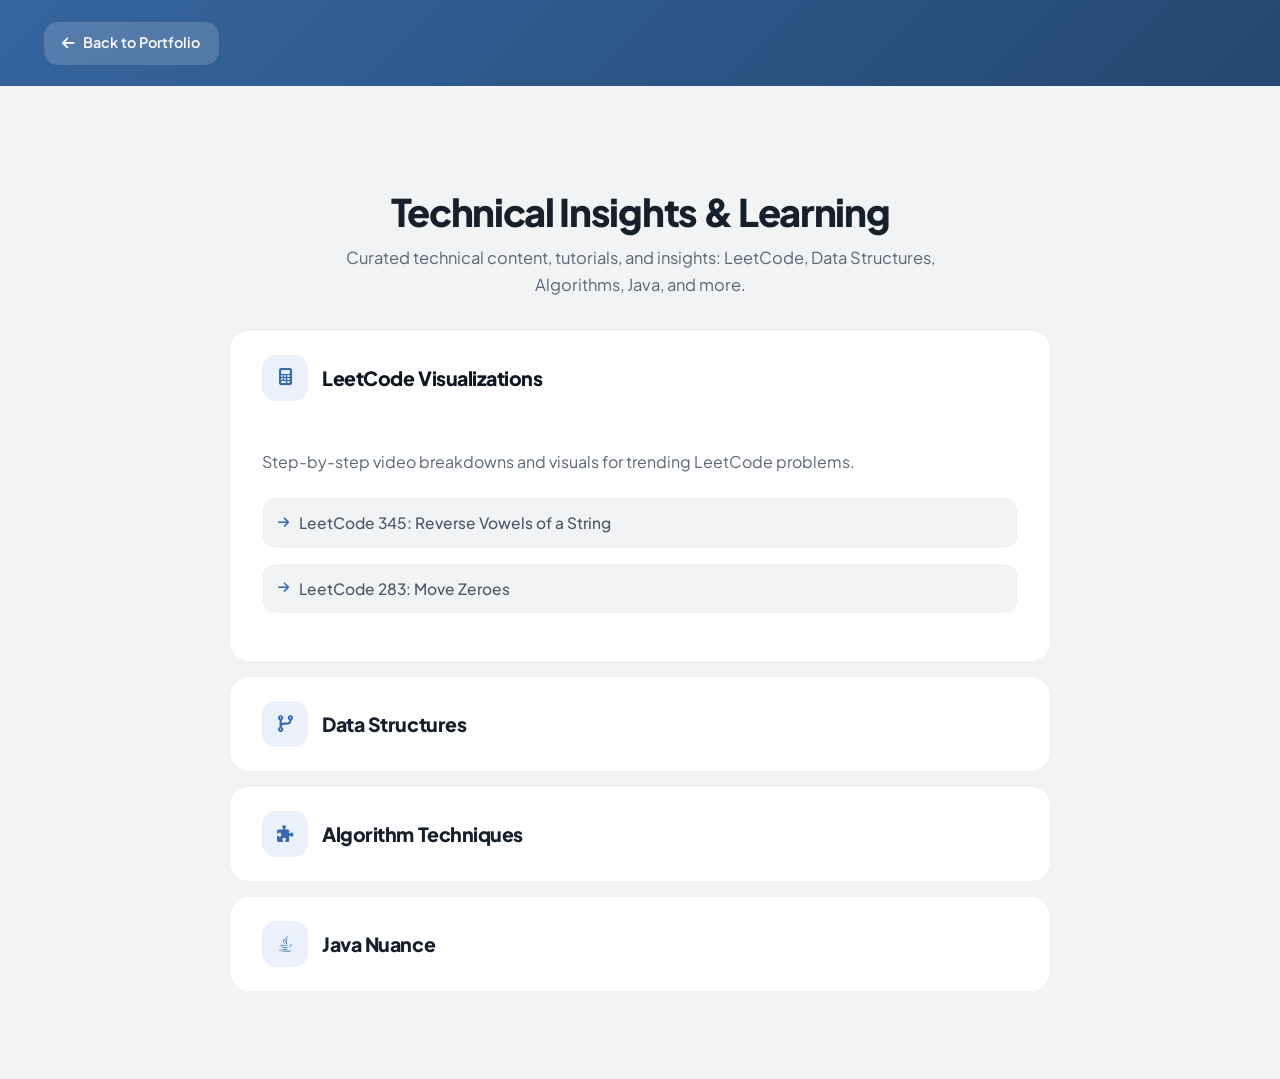
<file: src/insights.html>
<!DOCTYPE html>
<html lang="en">

<head>
    <meta charset="UTF-8" />
    <meta name="viewport" content="width=device-width, initial-scale=1" />
    <link rel="icon" type="image/png" href="../public/logo.png" />
    <title>Technical Insights & Learning | Nataraaj Shanmugam</title>
    <link rel="stylesheet" href="index.css">
    <link href="https://cdnjs.cloudflare.com/ajax/libs/font-awesome/6.4.0/css/all.min.css" rel="stylesheet">
    <link
        href="https://fonts.googleapis.com/css2?family=Plus+Jakarta+Sans:wght@400;500;600;700;800&family=JetBrains+Mono:wght@400;500;600&display=swap"
        rel="stylesheet">
    <style>
        body {
            background: var(--gray-50);
            font-family: var(--font-sans);
            font-size: 16px;
            -webkit-font-smoothing: antialiased;
        }

        h1, h2, h3 {
            font-family: var(--font-display);
            font-optical-sizing: auto;
        }

        /* Back button */
        .back-nav {
            background: linear-gradient(135deg, #35659F 0%, #24476F 100%);
            padding: 1.35rem 2.75rem;
        }

        .back-btn {
            display: inline-flex;
            align-items: center;
            gap: 0.5rem;
            background: rgba(255, 255, 255, 0.16);
            color: white !important;
            border: none;
            padding: 0.6rem 1.15rem;
            border-radius: var(--border-radius-lg);
            font-size: 0.9rem;
            font-weight: 600;
            text-decoration: none;
            transition: background 0.2s ease;
            font-family: var(--font-sans);
        }

        .back-btn:hover {
            background: rgba(255, 255, 255, 0.26);
        }

        .back-btn:hover i {
            transform: translateX(-3px);
        }

        .back-btn i {
            transition: transform 0.25s ease;
        }

        .accordion-section {
            max-width: 820px;
            margin: 1rem auto;
            border-radius: var(--border-radius-xl);
            border: none;
            background: #fff;
            box-shadow: none;
            overflow: hidden;
        }

        .accordion-header {
            cursor: pointer;
            padding: 1.5rem 2rem;
            font-size: 1.22rem;
            display: flex;
            align-items: center;
            font-weight: 800;
            letter-spacing: -0.025em;
            border-bottom: none;
            transition: background 0.2s;
        }

        .accordion-header i {
            margin-right: 0.9rem;
            font-size: 1.05rem;
            color: var(--blue-text);
            background: var(--blue-tint);
            width: 46px;
            height: 46px;
            border-radius: var(--border-radius-lg);
            display: inline-flex;
            align-items: center;
            justify-content: center;
            flex-shrink: 0;
        }

        .accordion-header.active {
            background: #fff;
            color: var(--gray-900);
        }

        .accordion-content {
            display: none;
            padding: 1.5rem 2rem 2rem;
        }

        .accordion-content ul {
            margin: 0;
            padding: 0;
            list-style: none;
        }

        .accordion-content li {
            margin: 0 0 1rem 0;
            padding: 0;
        }

        .accordion-content a {
            color: var(--text-mid) !important;
            text-decoration: none;
            font-size: 0.97rem;
            font-weight: 500;
            transition: background 0.2s;
            display: flex;
            align-items: center;
            gap: 0.6rem;
            padding: 0.75rem 1rem;
            border-radius: var(--border-radius-lg);
            background: var(--gray-100);
        }

        .accordion-content a i {
            color: var(--blue-text);
            font-size: 0.8rem;
        }

        .accordion-content a:hover {
            background: var(--blue-tint);
            color: var(--gray-800) !important;
        }

        .content-desc {
            color: var(--gray-600);
            margin-bottom: 1.5rem;
            font-size: 1rem;
            line-height: 1.6;
        }

        @media (max-width: 600px) {
            .accordion-section {
                margin: 1rem;
            }

            .accordion-header,
            .accordion-content {
                padding: 1rem 1.25rem;
            }
        }
    </style>
</head>

<body>
    <div class="back-nav">
        <a href="../index.html#learning" class="back-btn">
            <i class="fas fa-arrow-left"></i> Back to Portfolio
        </a>
    </div>

    <div class="container section" style="margin-top:2rem;">
        <h1 class="section-title" style="text-align:center;">Technical Insights & Learning</h1>
        <p class="section-subtitle" style="text-align:center; margin: 0 auto 2rem;">
            Curated technical content, tutorials, and insights: LeetCode, Data Structures, Algorithms, Java, and more.
        </p>
        <div id="accordionContainer"></div>
    </div>

    <script>
        Promise.all([
            fetch('../data/insights.json').then(r => r.json()),
            fetch('../data/insights-meta.json').then(r => r.json())
        ])
            .then(([insightsData, insightsMeta]) => {
                // Get section from URL parameter
                function getSectionFromURL() {
                    const params = new URLSearchParams(window.location.search);
                    return params.get('section');
                }

                // Render accordions
                function renderAccordion(insightsData, openSection) {
                    const container = document.getElementById('accordionContainer');
                    container.innerHTML = '';

                    Object.entries(insightsMeta).forEach(([section, meta]) => {
                        const posts = insightsData[section] || [];
                        const isOpen = section === openSection;
                        const postsList = posts.length
                            ? `<ul>${posts.map(post => `
                        <li>
                            <a href="${post.url}" target="_blank" rel="noopener">
                                <i class="fas fa-arrow-right"></i>
                                ${post.title}
                            </a>
                        </li>
                    `).join('')}</ul>`
                            : `<div style="color:var(--gray-500);">No content yet.</div>`;

                        container.innerHTML += `
                    <div class="accordion-section">
                        <div class="accordion-header${isOpen ? ' active' : ''}" data-section="${section}">
                            <i class="${meta.icon}"></i>${meta.title}
                        </div>
                        <div class="accordion-content" id="content-${section}" style="display:${isOpen ? 'block' : 'none'};">
                            <p class="content-desc">${meta.desc}</p>
                            ${postsList}
                        </div>
                    </div>
                `;
                    });

                    // Add click listeners
                    document.querySelectorAll('.accordion-header').forEach(header => {
                        header.onclick = () => {
                            document.querySelectorAll('.accordion-header').forEach(h => h.classList.remove('active'));
                            document.querySelectorAll('.accordion-content').forEach(c => c.style.display = 'none');
                            const section = header.getAttribute('data-section');
                            header.classList.add('active');
                            document.getElementById('content-' + section).style.display = 'block';
                            const newUrl = window.location.pathname + '?section=' + section;
                            window.history.replaceState({}, '', newUrl);
                        };
                    });
                }

                const openSection = getSectionFromURL() || Object.keys(insightsMeta)[0];
                renderAccordion(insightsData, openSection);
            })
            .catch(err => {
                document.getElementById('accordionContainer').innerHTML =
                    '<div style="color:var(--danger);text-align:center;padding:3rem;">Failed to load insights. Please try again.</div>';
                console.error('Error loading insights:', err);
            });
    </script>
</body>
</html>
</file>
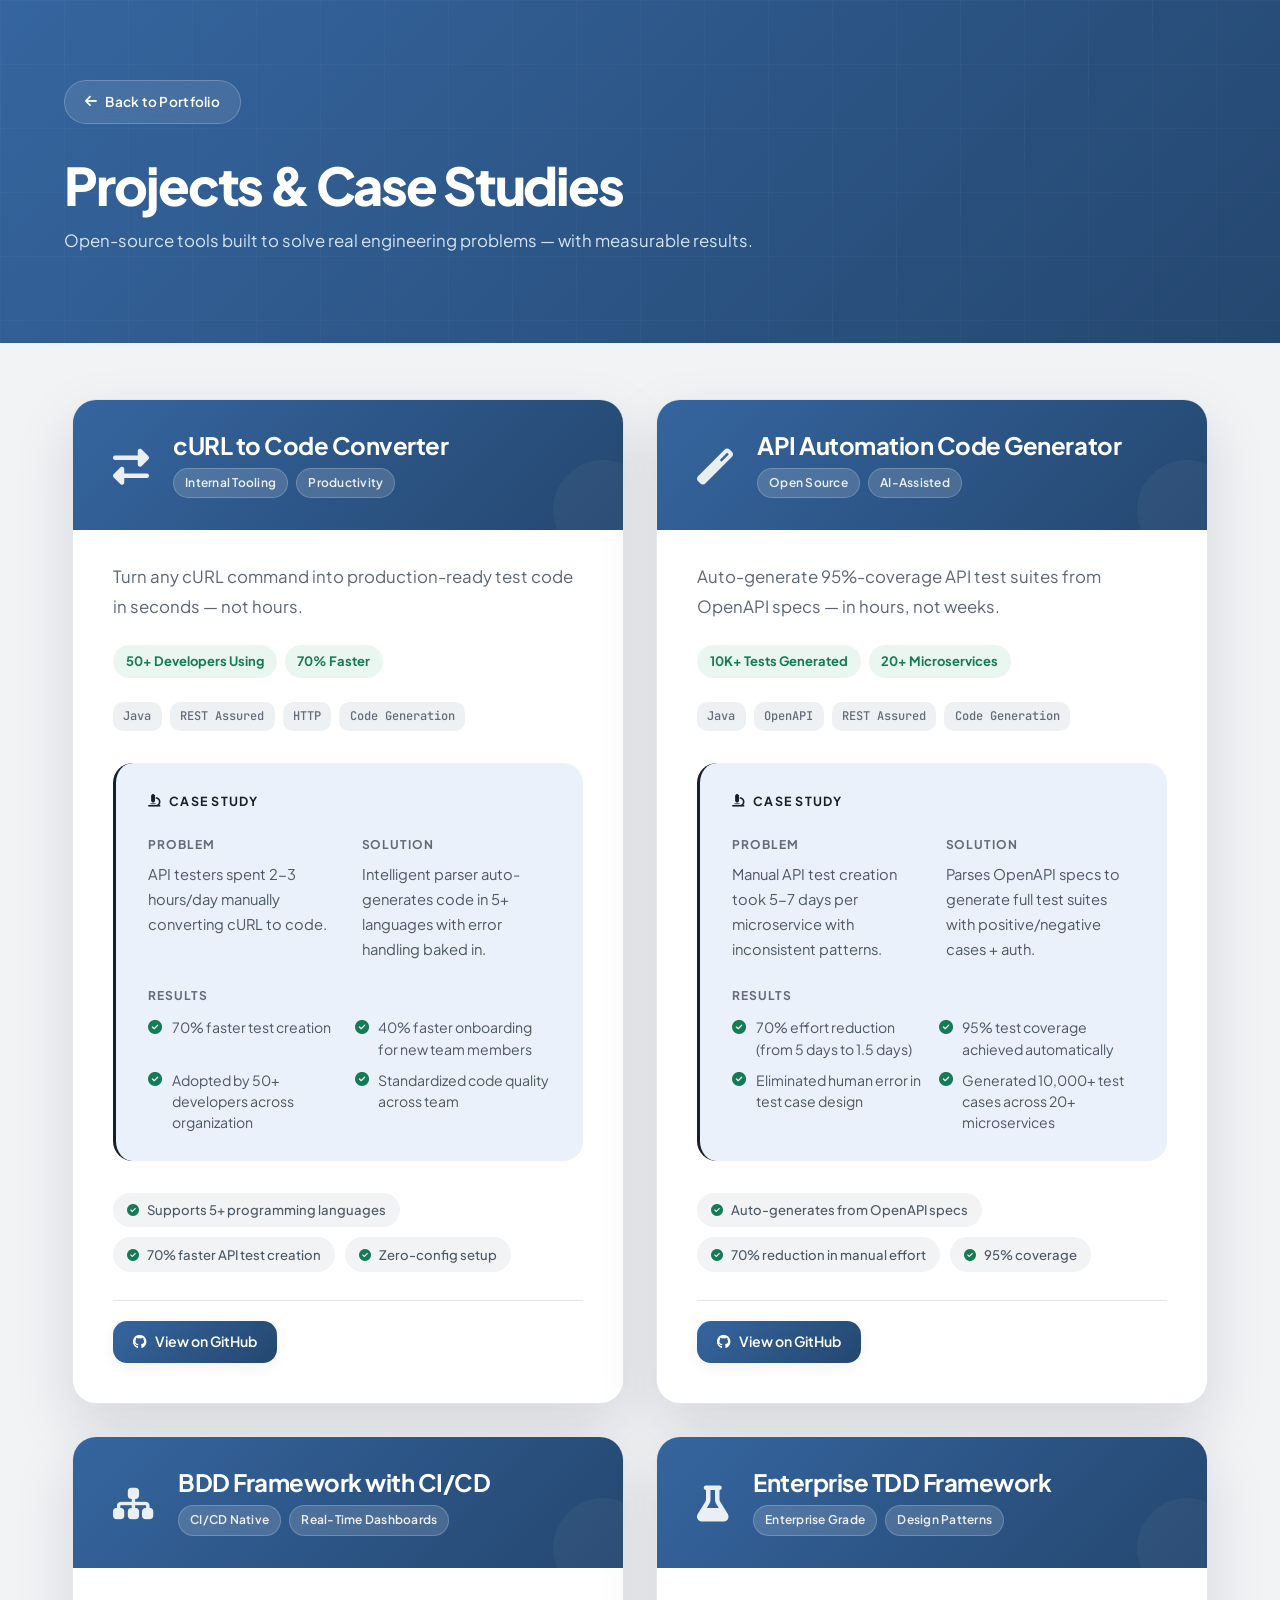
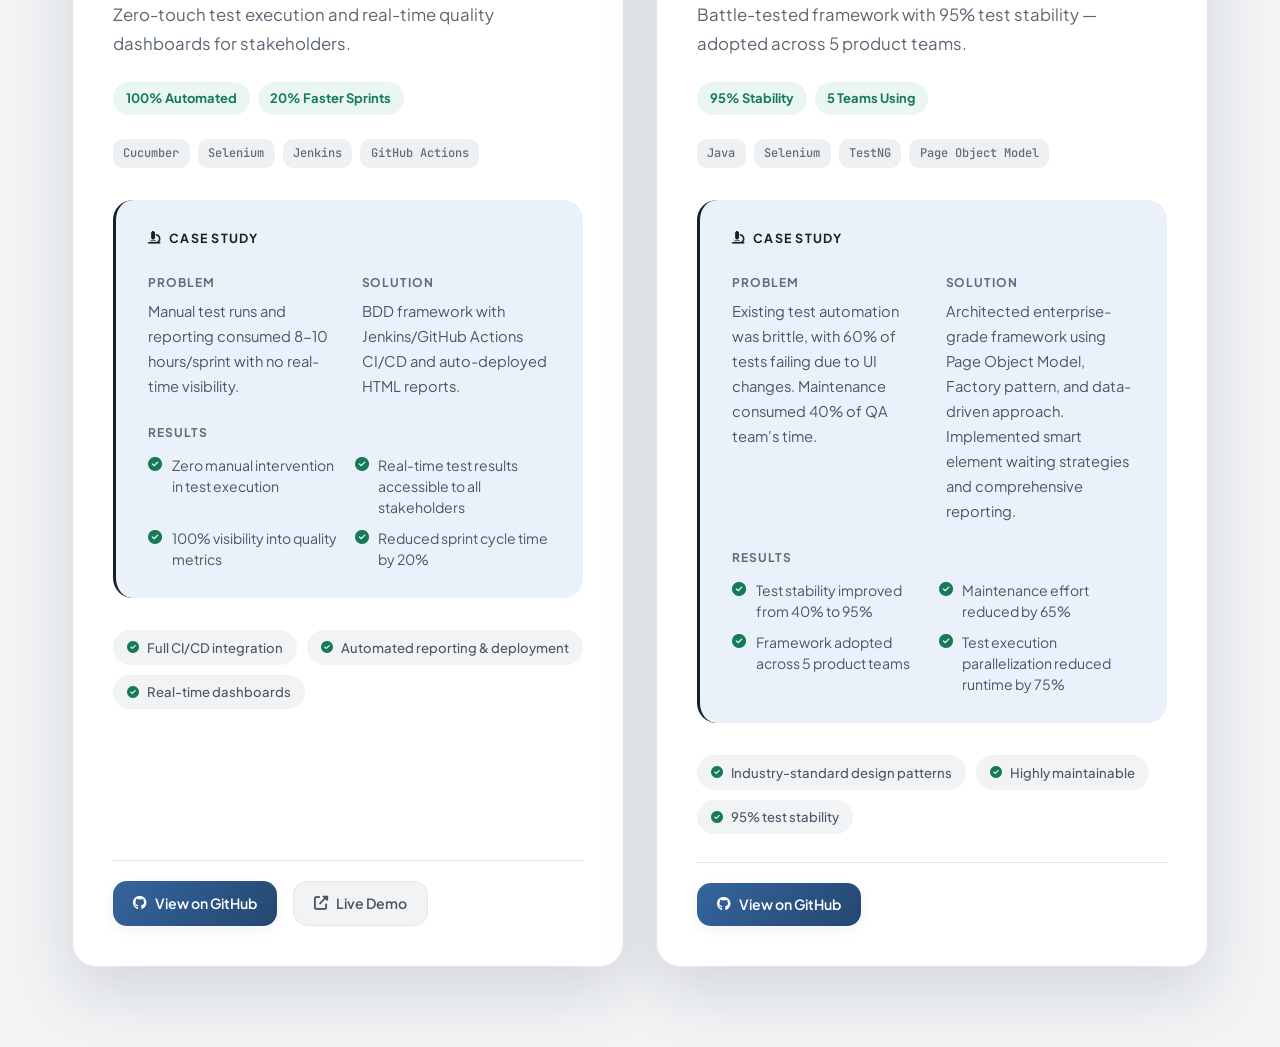
<file: src/projects.html>
<!DOCTYPE html>
<html lang="en">

<head>
    <meta charset="UTF-8" />
    <meta name="viewport" content="width=device-width, initial-scale=1" />
    <link rel="icon" type="image/png" href="../public/logo.png" />
    <title>Projects & Case Studies | Nataraaj Shanmugam</title>
    <meta name="description" content="Full case studies for Nataraaj Shanmugam's open-source QA automation tools — problems solved, solutions built, results delivered." />
    <link rel="stylesheet" href="index.css">
    <link href="https://cdnjs.cloudflare.com/ajax/libs/font-awesome/6.4.0/css/all.min.css" rel="stylesheet">
    <link
        href="https://fonts.googleapis.com/css2?family=Plus+Jakarta+Sans:wght@400;500;600;700;800&family=JetBrains+Mono:wght@400;500;600&display=swap"
        rel="stylesheet">
    <style>
        body {
            background: var(--gray-50);
            font-family: var(--font-sans);
            font-size: 16px;
            -webkit-font-smoothing: antialiased;
        }

        h1, h2, h3, h4 {
            font-family: var(--font-display);
            font-optical-sizing: auto;
        }

        /* Page header */
        .projects-page-hero {
            background: var(--gradient-tech);
            padding: 5rem 0 3.5rem;
            position: relative;
            overflow: hidden;
        }

        .projects-page-hero::after {
            content: '';
            position: absolute;
            inset: 0;
            background-image:
                linear-gradient(rgba(255,255,255,0.022) 1px, transparent 1px),
                linear-gradient(90deg, rgba(255,255,255,0.022) 1px, transparent 1px);
            background-size: 64px 64px;
            pointer-events: none;
        }

        .projects-page-hero .container {
            position: relative;
            z-index: 2;
        }

        .projects-page-hero h1 {
            font-size: clamp(2rem, 5vw, 3.25rem);
            font-weight: 800;
            color: white;
            letter-spacing: -0.04em;
            margin-bottom: 0.75rem;
        }

        .projects-page-hero p {
            color: var(--blue-paler);
            font-size: 1.05rem;
            margin-bottom: 2rem;
        }

        /* Back button in hero */
        .back-btn {
            display: inline-flex;
            align-items: center;
            gap: 0.5rem;
            background: rgba(255,255,255,0.1);
            color: white !important;
            border: 1px solid rgba(255,255,255,0.2);
            padding: 0.6rem 1.25rem;
            border-radius: 99px;
            font-size: 0.85rem;
            font-weight: 600;
            text-decoration: none;
            transition: background 0.2s ease, border-color 0.2s ease, transform 0.2s ease;
            backdrop-filter: blur(10px);
            font-family: var(--font-sans);
            letter-spacing: 0.02em;
            margin-bottom: 2rem;
        }

        .back-btn:hover {
            background: rgba(255,255,255,0.18);
            border-color: rgba(255,255,255,0.35);
            transform: translateY(-2px);
        }

        .back-btn:hover i {
            transform: translateX(-3px);
        }

        .back-btn i {
            transition: transform 0.25s ease;
        }

        /* Floating back button — appears when hero scrolls out */
        .back-btn-float {
            position: fixed;
            top: 1.25rem;
            left: 1.25rem;
            z-index: 999;
            display: inline-flex;
            align-items: center;
            gap: 0.5rem;
            background: var(--navy);
            color: white !important;
            border: 1px solid rgba(255,255,255,0.1);
            padding: 0.6rem 1.25rem;
            border-radius: 99px;
            font-size: 0.85rem;
            font-weight: 600;
            text-decoration: none;
            font-family: var(--font-sans);
            letter-spacing: 0.02em;
            box-shadow: 0 4px 20px rgba(27,43,75,0.28);
            opacity: 0;
            transform: translateY(-8px);
            pointer-events: none;
            transition: opacity 0.25s ease, transform 0.25s ease, background 0.2s ease;
        }

        .back-btn-float.visible {
            opacity: 1;
            transform: translateY(0);
            pointer-events: auto;
        }

        .back-btn-float:hover {
            background: var(--navy-mid);
            transform: translateY(-2px);
        }

        .back-btn-float i {
            transition: transform 0.25s ease;
        }

        .back-btn-float:hover i {
            transform: translateX(-3px);
        }

        /* Project tag chips */
        .proj-tag {
            display: inline-flex;
            align-items: center;
            padding: 0.28rem 0.7rem;
            background: rgba(255,255,255,0.15);
            color: rgba(255,255,255,0.9);
            border: 1px solid rgba(255,255,255,0.2);
            border-radius: 99px;
            font-size: 0.75rem;
            font-weight: 600;
            font-family: var(--font-sans);
            letter-spacing: 0.02em;
        }

        /* Full project cards — CSS Grid for equal-height rows */
        .projects-full-grid {
            display: grid;
            grid-template-columns: repeat(2, 1fr);
            gap: 2rem;
            max-width: 1200px;
            margin: 0 auto;
            padding: 3.5rem 2rem 5rem;
        }

        .project-full-card {
            background: white;
            border-radius: var(--border-radius-2xl);
            box-shadow: var(--shadow-xl);
            border: 1px solid var(--gray-200);
            overflow: hidden;
            transition: box-shadow 0.35s ease, transform 0.35s ease;
            display: flex;
            flex-direction: column;
        }

        .project-full-card:hover {
            box-shadow: var(--shadow-2xl);
            transform: translateY(-4px);
        }

        .project-full-header {
            background: var(--gradient-tech);
            padding: 2rem 2.5rem;
            display: flex;
            align-items: center;
            gap: 1.5rem;
            position: relative;
            overflow: hidden;
        }

        .project-full-header::after {
            content: '';
            position: absolute;
            bottom: -30px;
            right: -30px;
            width: 100px;
            height: 100px;
            border-radius: 50%;
            background: rgba(255,255,255,0.04);
            pointer-events: none;
        }

        .project-full-icon {
            font-size: 2.25rem;
            color: white;
            opacity: 0.9;
            flex-shrink: 0;
        }

        .project-full-header-text {
            flex: 1;
        }

        .project-full-title {
            font-size: 1.5rem;
            font-weight: 700;
            color: white;
            letter-spacing: -0.02em;
            margin-bottom: 0.5rem;
        }

        .project-full-tags {
            display: flex;
            flex-wrap: wrap;
            gap: 0.5rem;
        }

        .project-full-body {
            padding: 2rem 2.5rem 2.5rem;
            flex: 1;
            display: flex;
            flex-direction: column;
        }

        .project-full-desc {
            font-size: 1.05rem;
            color: var(--gray-600);
            line-height: 1.75;
            margin-bottom: 1.5rem;
        }

        .project-full-metrics {
            display: flex;
            flex-wrap: wrap;
            gap: 0.5rem;
            margin-bottom: 1.5rem;
        }

        .project-full-tech {
            display: flex;
            flex-wrap: wrap;
            gap: 0.5rem;
            margin-bottom: 2rem;
        }

        /* Case study block */
        .case-study-full {
            background: var(--primary-50);
            border-radius: var(--border-radius-xl);
            padding: 1.75rem 2rem;
            margin-bottom: 2rem;
            border-left: 3px solid var(--primary);
        }

        .case-study-full-title {
            font-size: 0.78rem;
            font-weight: 700;
            color: var(--primary);
            text-transform: uppercase;
            letter-spacing: 0.1em;
            margin-bottom: 1.5rem;
            font-family: var(--font-sans);
            display: flex;
            align-items: center;
            gap: 0.5rem;
        }

        .case-study-row {
            display: grid;
            grid-template-columns: 1fr 1fr;
            gap: 1.5rem;
            margin-bottom: 1.5rem;
        }

        .case-study-block strong {
            display: block;
            font-size: 0.75rem;
            font-weight: 700;
            color: var(--gray-500);
            text-transform: uppercase;
            letter-spacing: 0.08em;
            margin-bottom: 0.4rem;
            font-family: var(--font-sans);
        }

        .case-study-block p {
            font-size: 0.92rem;
            color: var(--gray-700);
            line-height: 1.7;
        }

        .case-study-results-grid {
            list-style: none;
            padding: 0;
            display: grid;
            grid-template-columns: 1fr 1fr;
            gap: 0.625rem;
        }

        .case-study-results-grid li {
            display: flex;
            align-items: flex-start;
            gap: 0.6rem;
            font-size: 0.88rem;
            color: var(--gray-700);
            line-height: 1.5;
        }

        .case-study-results-grid li i {
            color: var(--success);
            margin-top: 0.15em;
            flex-shrink: 0;
        }

        /* Highlights */
        .project-highlights-row {
            display: flex;
            flex-wrap: wrap;
            gap: 0.625rem;
            margin-bottom: 1.75rem;
        }

        .highlight-pill {
            display: inline-flex;
            align-items: center;
            gap: 0.5rem;
            padding: 0.4rem 0.875rem;
            background: var(--gray-100);
            border-radius: 99px;
            font-size: 0.82rem;
            font-weight: 500;
            color: var(--gray-700);
            font-family: var(--font-sans);
        }

        .highlight-pill i {
            color: var(--success);
            font-size: 0.75rem;
        }

        /* Footer links */
        .project-full-links {
            display: flex;
            gap: 1rem;
            flex-wrap: wrap;
            padding-top: 1.25rem;
            border-top: 1px solid var(--gray-200);
            margin-top: auto;
        }

        .project-full-link {
            display: inline-flex;
            align-items: center;
            gap: 0.5rem;
            padding: 0.6rem 1.25rem;
            border-radius: var(--border-radius-lg);
            font-size: 0.88rem;
            font-weight: 600;
            text-decoration: none;
            transition: all 0.25s ease;
            font-family: var(--font-sans);
        }

        .project-full-link-primary {
            background: var(--gradient-tech);
            color: white;
            box-shadow: var(--shadow-md);
        }

        .project-full-link-primary:hover {
            transform: translateY(-2px);
            box-shadow: var(--shadow-blue);
        }

        .project-full-link-secondary {
            background: var(--gray-100);
            color: var(--gray-700);
            border: 1px solid var(--gray-200);
        }

        .project-full-link-secondary:hover {
            background: var(--gray-200);
            transform: translateY(-2px);
        }

        /* Loading / error */
        .projects-loading {
            text-align: center;
            padding: 4rem 2rem;
            color: var(--gray-500);
            font-size: 1rem;
        }

        /* Responsive */
        @media (max-width: 768px) {
            .projects-full-grid {
                grid-template-columns: 1fr;
            }
        }

        @media (max-width: 640px) {
            .projects-full-grid {
                padding: 2rem 1rem 4rem;
            }

            .project-full-header {
                flex-direction: column;
                align-items: flex-start;
                gap: 1rem;
                padding: 1.5rem;
            }

            .project-full-body {
                padding: 1.5rem;
            }

            .case-study-row,
            .case-study-results-grid {
                grid-template-columns: 1fr;
            }

            .case-study-full {
                padding: 1.25rem;
            }
        }
    </style>
</head>

<body>

    <div class="projects-page-hero">
        <div class="container">
            <a href="../index.html#projects" class="back-btn">
                <i class="fas fa-arrow-left"></i> Back to Portfolio
            </a>
            <h1>Projects & Case Studies</h1>
            <p>Open-source tools built to solve real engineering problems — with measurable results.</p>
        </div>
    </div>

    <a href="../index.html#projects" class="back-btn-float" id="backBtnFloat">
        <i class="fas fa-arrow-left"></i> Back to Portfolio
    </a>

    <div id="projectsContainer">
        <div class="projects-loading">
            <i class="fas fa-spinner fa-spin" style="font-size:1.5rem; color: var(--primary); margin-bottom: 1rem; display: block;"></i>
            Loading projects...
        </div>
    </div>

    <script>
        // Show floating back btn when hero scrolls out of view
        const hero = document.querySelector('.projects-page-hero');
        const floatBtn = document.getElementById('backBtnFloat');
        new IntersectionObserver(([entry]) => {
            floatBtn.classList.toggle('visible', !entry.isIntersecting);
        }, { threshold: 0 }).observe(hero);

        fetch('../data/projects.json')
            .then(r => r.json())
            .then(projects => {
                const container = document.getElementById('projectsContainer');

                const cardsHTML = projects.map(project => {
                    const tagsHTML = project.tags
                        ? project.tags.map(tag => `<span class="proj-tag">${tag}</span>`).join('')
                        : '';

                    const metricsHTML = project.metrics
                        ? project.metrics.map(m => `<span class="metric-chip">${m}</span>`).join('')
                        : '';

                    const techHTML = project.techStack
                        .map(t => `<span class="tech-tag">${t}</span>`).join('');

                    const caseStudyHTML = project.caseStudy ? `
                        <div class="case-study-full">
                            <div class="case-study-full-title">
                                <i class="fas fa-microscope"></i> Case Study
                            </div>
                            <div class="case-study-row">
                                <div class="case-study-block">
                                    <strong>Problem</strong>
                                    <p>${project.caseStudy.problem}</p>
                                </div>
                                <div class="case-study-block">
                                    <strong>Solution</strong>
                                    <p>${project.caseStudy.solution}</p>
                                </div>
                            </div>
                            <div>
                                <strong style="display:block; font-size:0.75rem; font-weight:700; color:var(--gray-500); text-transform:uppercase; letter-spacing:0.08em; margin-bottom:0.75rem; font-family:var(--font-sans);">Results</strong>
                                <ul class="case-study-results-grid">
                                    ${project.caseStudy.results.map(r => `
                                        <li><i class="fas fa-check-circle"></i> ${r}</li>
                                    `).join('')}
                                </ul>
                            </div>
                        </div>` : '';

                    const highlightsHTML = project.highlights ? `
                        <div class="project-highlights-row">
                            ${project.highlights.map(h => `
                                <span class="highlight-pill">
                                    <i class="fas fa-check-circle"></i> ${h}
                                </span>`).join('')}
                        </div>` : '';

                    const linksHTML = `
                        <div class="project-full-links">
                            <a href="${project.github}" class="project-full-link project-full-link-primary" target="_blank" rel="noopener">
                                <i class="fab fa-github"></i> View on GitHub
                            </a>
                            ${project.demo ? `
                            <a href="${project.demo}" class="project-full-link project-full-link-secondary" target="_blank" rel="noopener">
                                <i class="fas fa-external-link-alt"></i> Live Demo
                            </a>` : ''}
                        </div>`;

                    return `
                        <div class="project-full-card">
                            <div class="project-full-header">
                                <div class="project-full-icon"><i class="${project.icon}"></i></div>
                                <div class="project-full-header-text">
                                    <h2 class="project-full-title">${project.title}</h2>
                                    <div class="project-full-tags">${tagsHTML}</div>
                                </div>
                            </div>
                            <div class="project-full-body">
                                <p class="project-full-desc">${project.description}</p>
                                ${metricsHTML ? `<div class="project-full-metrics">${metricsHTML}</div>` : ''}
                                <div class="project-full-tech">${techHTML}</div>
                                ${caseStudyHTML}
                                ${highlightsHTML}
                                ${linksHTML}
                            </div>
                        </div>`;
                }).join('');

                container.innerHTML = `<div class="projects-full-grid">${cardsHTML}</div>`;
            })
            .catch(err => {
                document.getElementById('projectsContainer').innerHTML = `
                    <div class="projects-loading" style="color: var(--danger);">
                        <i class="fas fa-exclamation-triangle" style="font-size:1.5rem; display:block; margin-bottom:1rem;"></i>
                        Failed to load projects. Please try again.
                    </div>`;
                console.error('Error loading projects:', err);
            });
    </script>
</body>
</html>
</file>
<file: src/index.css>
/* ═══════════════════════════════════════════════════════
   NATARAAJ SHANMUGAM — PORTFOLIO DESIGN SYSTEM
   "Approachable" — soft grey canvas, borderless white cards,
   steel-blue accent, generous radii.
   ═══════════════════════════════════════════════════════ */

/* ── TOKENS ───────────────────────────────────────────── */
:root {
  /* Canvas & surfaces */
  --bg:          #F1F3F5;   /* page canvas — cards sit on this */
  --bg-alt:      #FFFFFF;   /* alternating band                */
  --surface:     #FFFFFF;   /* card                            */
  --chip:        #EEF1F4;   /* neutral chip fill               */
  --border:      #E3E7EB;   /* used sparingly — bands only     */
  --border-soft: #EDF0F3;

  /* Brand blue */
  --blue:        #3B6FB6;   /* fills: buttons, icons, accents  */
  --blue-text:   #376AAF;   /* blue TEXT on light backgrounds  */
  --blue-deep:   #2F5B96;   /* filled stat card                */
  --blue-tint:   #EAF1FA;   /* tinted chip / icon square       */
  --blue-pale:   #C9DCF2;   /* text on blue surfaces           */
  --blue-paler:  #D6E6F8;

  /* Success green — reserved for outcomes & availability */
  --green:       #157A55;
  --green-tint:  #EAF6F0;
  --green-dot:   #1BA476;

  /* Text */
  --text:        #16202B;
  --text-body:   #4A5866;
  --text-sec:    #5A6673;
  --text-mut:    #626C79;  /* AA on white and on --chip  */
  --text-faint:  #646E7B;  /* AA on white and on the grey canvas */

  /* Shadows — almost none; the grey canvas does the work */
  --sh-sm:  0 1px 2px rgba(22,32,43,.04);
  --sh-md:  0 4px 14px rgba(22,32,43,.06);
  --sh-lg:  0 12px 30px rgba(22,32,43,.09);
  --sh-xl:  0 24px 60px rgba(22,32,43,.13);
  --sh-blue: 0 6px 18px rgba(59,111,182,.26);

  /* Radii — generous and friendly */
  --r:      10px;
  --r-lg:   14px;
  --r-xl:   20px;
  --r-2xl:  24px;
  --r-3xl:  28px;
  --r-pill: 99px;

  /* Typography */
  --font-display: 'Plus Jakarta Sans', system-ui, sans-serif;
  --font-body:    'Plus Jakarta Sans', system-ui, sans-serif;
  --font-mono:    'JetBrains Mono', ui-monospace, monospace;

  /* Legacy aliases — keep sub-pages working */
  --navy:           #16202B;
  --navy-mid:       #3B6FB6;
  --navy-light:     #5A6673;
  --navy-50:        #EAF1FA;
  --navy-100:       #D6E6F8;
  --amber:          #157A55;
  --amber-light:    #1BA476;
  --amber-bg:       #EAF6F0;
  --signal:         #1BA476;
  --signal-deep:    #157A55;
  --signal-bg:      #EAF6F0;
  --blue-dark:      #2F5B96;
  --blue-light:     #7FA9DC;
  --blue-bg:        #EAF1FA;
  --text-mid:       #4A5866;
  --text-muted:     #5A6673;
  --primary:        #16202B;
  --primary-dark:   #0E1620;
  --primary-light:  #5A6673;
  --accent:         #3B6FB6;
  --accent-dark:    #2F5B96;
  --gray-50:        #F1F3F5;
  --gray-100:       #F1F3F5;
  --gray-200:       #E3E7EB;
  --gray-300:       #D3D9DF;
  --gray-400:       #646E7B;
  --gray-500:       #626C79;
  --gray-600:       #5A6673;
  --gray-700:       #4A5866;
  --gray-800:       #16202B;
  --gray-900:       #0E1620;
  --danger:         #C2352E;
  --success:        #157A55;
  --text-primary:   #16202B;
  --text-secondary: #5A6673;
  --shadow-sm:      0 1px 2px rgba(22,32,43,.04);
  --shadow-md:      0 4px 14px rgba(22,32,43,.06);
  --shadow-lg:      0 12px 30px rgba(22,32,43,.09);
  --border-radius:     10px;
  --border-radius-lg:  14px;
  --border-radius-xl:  20px;
  --border-radius-2xl: 24px;
  --primary-50:        #EAF1FA;
  --shadow-xl:         0 24px 60px rgba(22,32,43,.13);
  --shadow-2xl:        0 32px 72px rgba(22,32,43,.16);
  --shadow-blue:       0 6px 18px rgba(59,111,182,.26);
  --font-sans:        'Plus Jakarta Sans', system-ui, sans-serif;
  --gradient-tech:    linear-gradient(135deg, #35659F 0%, #24476F 100%);
}

/* ── RESET ────────────────────────────────────────────── */
*, *::before, *::after { margin: 0; padding: 0; box-sizing: border-box; }
html { scroll-behavior: smooth; scroll-padding-top: 80px; }
body {
  font-family: var(--font-body);
  background: var(--bg);
  color: var(--text);
  -webkit-font-smoothing: antialiased;
  -moz-osx-font-smoothing: grayscale;
  overflow-x: hidden;
  font-size: 16px;
  line-height: 1.65;
}
h1, h2, h3, h4, h5, h6 {
  font-family: var(--font-display);
  font-weight: 800;
  letter-spacing: -.035em;
  line-height: 1.15;
}
a { color: inherit; text-decoration: none; }
img { display: block; max-width: 100%; }
::-webkit-scrollbar { width: 6px; }
::-webkit-scrollbar-track { background: var(--bg); }
::-webkit-scrollbar-thumb { background: #CFD6DD; border-radius: 3px; }

/* ── SKIP LINK & FOCUS ────────────────────────────────── */
.skip-link {
  position: absolute; top: -100px; left: 0;
  background: var(--blue); color: #fff;
  padding: .75rem 1.5rem; border-radius: 0 0 var(--r) 0;
  z-index: 10000; font-weight: 700;
}
.skip-link:focus { top: 0; }
*:focus-visible { outline: 2px solid var(--blue); outline-offset: 3px; border-radius: 4px; }

/* ── LAYOUT ───────────────────────────────────────────── */
.container { max-width: 1240px; margin: 0 auto; padding: 0 2.75rem; }
.section { padding: 4.5rem 0; }
/* Cards are white, so every section stays on the grey canvas —
   the only white band on the page is the metrics strip. */
.section--alt { background: transparent; }
.text-center { text-align: center; }
.mb-2rem { margin-bottom: 2rem; }

/* ── NAV ──────────────────────────────────────────────── */
.nav, .navbar {
  position: fixed; top: 0; left: 0; right: 0; z-index: 200;
  background: rgba(255,255,255,.92);
  backdrop-filter: blur(16px); -webkit-backdrop-filter: blur(16px);
  border-bottom: 1px solid var(--border);
  transition: box-shadow .3s;
}
.nav.scrolled, .navbar.scrolled { box-shadow: 0 2px 14px rgba(22,32,43,.06); }
.nav-inner, .nav-content {
  display: flex; align-items: center; justify-content: space-between;
  padding: 1.05rem 2.75rem; max-width: 1240px; margin: 0 auto; gap: 1.5rem;
}
.nav-brand, .nav-logo {
  font-family: var(--font-display); font-weight: 800;
  font-size: .97rem; color: var(--text); letter-spacing: -.02em;
  white-space: nowrap;
}
.nav-logo img { display: none; }
.nav-links, .nav-menu { display: flex; gap: 1.6rem; list-style: none; align-items: center; }
.nav-link {
  font-size: .9rem; font-weight: 500; color: var(--text-sec);
  transition: color .2s; white-space: nowrap;
}
.nav-link:hover { color: var(--blue-text); }
.nav-link.active { color: var(--text); font-weight: 600; }
.nav-cta, .resume-link {
  display: inline-flex !important; align-items: center; gap: .5rem;
  background: var(--blue) !important; color: #fff !important;
  padding: .62rem 1.15rem !important; border-radius: var(--r);
  font-weight: 700 !important; font-size: .875rem !important;
  transition: background .2s, transform .2s !important;
  box-shadow: var(--sh-blue);
}
.nav-cta:hover, .resume-link:hover { background: var(--blue-deep) !important; transform: translateY(-1px); }
.nav-toggle {
  display: none; background: none; border: none; cursor: pointer;
  padding: .5rem; flex-direction: column; gap: 5px;
}
.nav-toggle span { display: block; width: 22px; height: 2px; background: var(--text); border-radius: 2px; transition: all .3s; }
.nav-toggle.active span:nth-child(1) { transform: rotate(45deg) translate(5px, 5px); }
.nav-toggle.active span:nth-child(2) { opacity: 0; }
.nav-toggle.active span:nth-child(3) { transform: rotate(-45deg) translate(5px, -5px); }

/* ── HERO ─────────────────────────────────────────────── */
.hero { padding: 7.5rem 0 0; background: var(--bg); }
.hero-shape { display: none; }
/* Full-width white card — no portrait */
.hero-grid {
  background: var(--surface);
  border-radius: var(--r-3xl);
  padding: 3.75rem 3.5rem;
  max-width: 880px;
}
.hero-available {
  display: inline-flex; align-items: center; gap: .55rem;
  background: var(--green-tint); border-radius: var(--r-pill);
  padding: .44rem .95rem; margin-bottom: 1.5rem;
}
.hero-available-dot {
  width: 7px; height: 7px; border-radius: 50%;
  background: var(--green-dot); flex-shrink: 0;
  animation: pulse 2.4s ease-in-out infinite;
}
@keyframes pulse { 0%,100% { opacity: 1; transform: scale(1); } 50% { opacity: .4; transform: scale(.82); } }
.hero-available-text {
  font-size: .845rem; font-weight: 600; color: var(--green);
  letter-spacing: 0; text-transform: none;
}
.hero-role {
  font-size: .94rem; font-weight: 700; color: var(--blue-text);
  letter-spacing: .01em; text-transform: none; margin-bottom: .65rem;
}
.hero-name {
  font-size: clamp(2.5rem, 5.2vw, 3.5rem);
  font-weight: 800; color: var(--text);
  letter-spacing: -.04em; line-height: 1.05; margin-bottom: 1.25rem;
}
.hero-name br { display: none; }
.hero-name em { font-style: normal; color: var(--text); }
.hero-desc {
  font-size: 1.09rem; line-height: 1.7; color: var(--text-body);
  max-width: 620px; margin-bottom: 1.9rem; text-wrap: pretty;
}
.hero-desc strong { color: var(--text); font-weight: 700; }

/* ── BUTTONS ──────────────────────────────────────────── */
.hero-cta { display: flex; gap: .75rem; flex-wrap: wrap; }
.btn {
  display: inline-flex; align-items: center; gap: .55rem;
  padding: .875rem 1.5rem; border-radius: var(--r-lg);
  font-family: var(--font-body); font-weight: 700; font-size: .94rem;
  border: none; cursor: pointer;
  transition: background .2s, transform .2s, box-shadow .2s, color .2s;
  position: relative; overflow: hidden;
}
.btn-primary { background: var(--blue); color: #fff; box-shadow: var(--sh-blue); }
.btn-primary:hover { background: var(--blue-deep); transform: translateY(-2px); }
.btn-secondary { background: var(--bg); color: var(--text); }
.btn-secondary:hover { background: var(--chip); transform: translateY(-2px); }
.btn-ghost { background: var(--bg); color: var(--text); }
.btn-ghost:hover { background: var(--chip); transform: translateY(-2px); }
/* inside a white card, the quiet buttons need the grey fill */
.hero-grid .btn-secondary,
.hero-grid .btn-ghost { background: var(--bg); }
.ripple {
  position: absolute; border-radius: 50%; pointer-events: none;
  background: rgba(255,255,255,.3); transform: scale(0);
  animation: ripple-effect .6s linear;
}
.btn-secondary .ripple, .btn-ghost .ripple { background: rgba(22,32,43,.1); }
@keyframes ripple-effect { to { transform: scale(4); opacity: 0; } }

/* ── HERO BADGES ──────────────────────────────────────── */
.hero-badges, .hero-impact { display: none; }
.badge, .pillar {
  font-family: var(--font-body);
  font-size: .845rem; font-weight: 600; letter-spacing: 0; text-transform: none;
  padding: .56rem 1rem; border-radius: var(--r-pill);
  background: var(--surface); color: var(--text-sec); border: none;
  transition: background .2s, color .2s, transform .2s;
}
.badge:hover, .pillar:hover { background: var(--blue); color: #fff; transform: translateY(-2px); }
.badge.hot, .pillar.highlight { background: var(--blue-tint); color: var(--blue-text); font-weight: 700; }
.badge.hot:hover, .pillar.highlight:hover { background: var(--blue); color: #fff; }

/* ── HERO STAT CARDS (impact) ─────────────────────────── */
.hero-impact { background: none; padding: 0; box-shadow: none; margin-top: 1.5rem; }
.impact-label { display: none; }
.impact-items {
  display: grid; grid-template-columns: repeat(5, 1fr); gap: .9rem;
}
.impact-item {
  background: var(--surface); border-radius: var(--r-xl);
  padding: 1.5rem 1.4rem; display: block; border: none;
  transition: transform .25s, box-shadow .25s;
}
.impact-item:hover { transform: translateY(-3px); box-shadow: var(--sh-md); }
.impact-item:last-child { background: var(--blue-deep); }
.impact-num {
  font-family: var(--font-display); font-size: 2.15rem; font-weight: 800;
  color: var(--text); letter-spacing: -.035em; line-height: 1;
  min-width: 0; margin-bottom: .55rem;
  font-variant-numeric: tabular-nums;
}
.impact-num span { font-size: inherit; }
.impact-item:last-child .impact-num { color: #fff; }
.impact-text { font-size: .81rem; line-height: 1.5; color: var(--text-faint); }
.impact-text strong { display: block; color: var(--text); font-weight: 700; font-size: .875rem; margin-bottom: .18rem; }
.impact-item:last-child .impact-text { color: var(--blue-pale); }
.impact-item:last-child .impact-text strong { color: #fff; }
.hero-divider { display: none; }

/* ── METRICS STRIP ────────────────────────────────────── */
.why-strip {
  background: var(--surface); padding: 1.6rem 0; margin-top: 3.5rem;
  border-top: 1px solid var(--border); border-bottom: 1px solid var(--border);
}
.why-inner { display: grid; grid-template-columns: repeat(4,1fr); gap: 1.5rem; text-align: left; }
.why-item { display: flex; align-items: baseline; gap: .75rem; }
.why-num {
  font-family: var(--font-display); font-size: 1.75rem; font-weight: 800;
  color: var(--blue-text); letter-spacing: -.03em; line-height: 1.1;
  flex-shrink: 0; font-variant-numeric: tabular-nums;
}
.why-label { font-size: .875rem; color: var(--text-sec); line-height: 1.4; }

/* ── SECTION HEADINGS ─────────────────────────────────── */
.eyebrow {
  font-size: .845rem; font-weight: 700; letter-spacing: .08em;
  text-transform: uppercase; color: var(--blue-text); margin-bottom: .75rem;
  font-family: var(--font-body);
}
.sec-title, .section-title {
  font-size: clamp(1.9rem, 3.3vw, 2.375rem); font-weight: 800;
  color: var(--text); letter-spacing: -.035em; line-height: 1.15; margin-bottom: .65rem;
}
.sec-sub, .section-subtitle { font-size: 1.03rem; color: var(--text-sec); max-width: 620px; line-height: 1.65; }
.sec-head, .section-header { margin-bottom: 2rem; max-width: 660px; }
.sec-head.center, .section-header.center { text-align: center; margin-left: auto; margin-right: auto; }
.sec-head.center .sec-sub, .section-header.center .section-subtitle { margin-left: auto; margin-right: auto; }

/* ── EXPERIENCE — horizontal rows ─────────────────────── */
.timeline-container { position: relative; }
.exp-spine, .timeline-line { display: none; }
.exp-grid, .timeline-grid { display: flex; flex-direction: column; gap: 1rem; }
.exp-card, .timeline-card {
  background: var(--surface); border: none;
  border-radius: var(--r-xl); padding: 2rem 2.25rem;
  position: relative; transition: transform .25s, box-shadow .25s;
  display: grid; grid-template-columns: 290px 1fr;
  grid-template-rows: auto auto 1fr; gap: 0 2.75rem;
  align-content: start; align-items: start;
}
.exp-card:hover, .timeline-card:hover { transform: translateY(-3px); box-shadow: var(--sh-md); }
.exp-card.current, .timeline-card.current { box-shadow: inset 4px 0 0 var(--blue); }
.exp-card.current:hover, .timeline-card.current:hover { box-shadow: inset 4px 0 0 var(--blue), var(--sh-md); }
/* year circle is redundant next to the date pill */
.exp-dot { display: none; }
.exp-dur, .duration {
  grid-column: 1; grid-row: 1; justify-self: start;
  display: inline-block; background: var(--chip); color: var(--text-sec);
  font-size: .81rem; font-weight: 700; padding: .32rem .78rem;
  border-radius: var(--r); margin-bottom: .75rem;
  font-family: var(--font-body); font-variant-numeric: tabular-nums;
}
.exp-card.current .exp-dur, .timeline-card.current .duration {
  background: var(--blue-tint); color: var(--blue-text);
}
.exp-title, .job-title {
  grid-column: 1; grid-row: 2;
  font-size: 1.28rem; font-weight: 800; color: var(--text);
  line-height: 1.25; letter-spacing: -.025em; margin: 0 0 .18rem;
}
.exp-co, .company {
  grid-column: 1; grid-row: 3;
  font-size: .94rem; font-weight: 500; color: var(--text-sec);
  text-transform: none; letter-spacing: 0; margin: 0;
  font-family: var(--font-body);
}
.exp-list, .timeline-achievements {
  grid-column: 2; grid-row: 1 / span 3;
  list-style: none; display: flex; flex-direction: column; gap: .65rem;
  align-self: start;
}
.exp-list li, .timeline-achievements li {
  font-size: .97rem; color: var(--text-body); line-height: 1.65;
  padding: 0 0 0 1.15rem; border: none; position: relative;
}
.exp-list li::before, .timeline-achievements li::before {
  content: ''; position: absolute; left: 0; top: .62em;
  width: 5px; height: 5px; border-radius: 50%; background: var(--blue);
}
.exp-now, .timeline-year {
  position: absolute; top: 1.5rem; right: 1.75rem;
  background: var(--green-tint); color: var(--green);
  font-size: .72rem; font-weight: 700; letter-spacing: .04em; text-transform: uppercase;
  padding: .28rem .68rem; border-radius: var(--r-pill); font-family: var(--font-body);
}
.timeline-card-hidden { opacity: 0; transform: translateY(20px); }
.timeline-card-transition { transition: opacity .4s ease, transform .4s ease; }
.timeline-card-visible { opacity: 1; transform: none; }

/* ── PROJECTS ─────────────────────────────────────────── */
.proj-grid, .projects-grid { display: grid; grid-template-columns: repeat(2,1fr); gap: 1rem; }
.proj-card, .project-card {
  background: var(--surface); border: none;
  border-radius: var(--r-xl); overflow: hidden;
  display: flex; flex-direction: column;
  transition: transform .25s, box-shadow .25s;
}
.proj-card:hover, .project-card:hover { transform: translateY(-3px); box-shadow: var(--sh-md); }
.proj-top, .project-header {
  background: transparent; padding: 2rem 2.125rem .25rem;
  display: flex; align-items: center; gap: 1rem;
}
.proj-icon, .project-icon {
  width: 46px; height: 46px; border-radius: var(--r-lg);
  background: var(--blue-tint); color: var(--blue-text);
  display: flex; align-items: center; justify-content: center;
  font-size: 1.1rem; flex-shrink: 0;
}
.proj-name, .project-title {
  font-size: 1.22rem; font-weight: 800; color: var(--text);
  line-height: 1.25; letter-spacing: -.025em;
}
.proj-body, .project-content {
  padding: 1rem 2.125rem 1.5rem; flex: 1;
  display: flex; flex-direction: column; gap: .9rem;
}
.proj-desc, .project-description { font-size: .97rem; color: var(--text-sec); line-height: 1.65; }
.chips-row, .metric-chips, .tech-chips,
.project-tags, .project-metrics, .project-tech-stack { display: flex; flex-wrap: wrap; gap: .45rem; }
.chip {
  font-family: var(--font-body);
  font-size: .81rem; font-weight: 700; letter-spacing: 0; text-transform: none;
  padding: .36rem .8rem; border-radius: var(--r-pill); border: none;
}
.tag-internal-tooling    { background: var(--chip);      color: var(--text-sec); }
.tag-productivity        { background: var(--chip);      color: var(--text-sec); }
.tag-open-source         { background: var(--green-tint);color: var(--green); }
.tag-ai-assisted         { background: var(--blue-tint); color: var(--blue-text); }
.tag-enterprise-grade    { background: var(--blue-tint); color: var(--blue-text); }
.tag-design-patterns     { background: var(--chip);      color: var(--text-sec); }
.tag-cicd-native         { background: var(--chip);      color: var(--text-sec); }
.tag-real-time-dashboards{ background: var(--blue-tint); color: var(--blue-text); }
/* results — green, so numbers read as outcomes */
.metric-chip, .metric {
  font-family: var(--font-body); font-size: .81rem; font-weight: 700;
  color: var(--green); background: var(--green-tint); border: none;
  padding: .36rem .8rem; border-radius: var(--r-pill);
}
.tech, .tech-tag {
  font-family: var(--font-mono); font-size: .75rem; font-weight: 500;
  color: var(--text-mut); background: var(--chip); border: none;
  padding: .28rem .65rem; border-radius: var(--r);
}
.proj-foot, .project-card-footer {
  border-top: 1px solid var(--border-soft); padding: 1.05rem 2.125rem;
  display: flex; align-items: center; gap: 1rem;
}
.proj-link, .project-card-readme, .project-card-demo {
  font-size: .9rem; font-weight: 700; color: var(--blue-text);
  display: inline-flex; align-items: center; gap: .45rem;
  transition: color .2s, gap .2s;
}
.proj-link:hover, .project-card-readme:hover, .project-card-demo:hover { color: var(--blue-deep); gap: .6rem; }
.view-all, .view-more-container { text-align: center; margin-top: 1.75rem; }
.btn-outline, .view-more-btn {
  display: inline-flex; align-items: center; gap: .55rem;
  padding: .875rem 1.75rem; border: none; border-radius: var(--r-lg);
  font-family: var(--font-body); font-size: .94rem; font-weight: 700;
  color: var(--text); background: var(--surface);
  transition: background .2s, transform .2s, box-shadow .2s;
}
.btn-outline:hover, .view-more-btn:hover { background: var(--blue); color: #fff; transform: translateY(-2px); box-shadow: var(--sh-blue); }

/* ── SKILLS ───────────────────────────────────────────── */
.skills-flex, .skills-uniform-grid {
  display: grid; grid-template-columns: repeat(3, 1fr); gap: 1rem; align-items: start;
}
.skill-panel {
  width: auto; min-width: 0;
  background: var(--surface); border: none;
  border-radius: var(--r-xl); overflow: hidden;
}
.sk-head, .skill-panel-header {
  padding: 1.2rem 1.5rem .9rem; background: transparent;
  font-family: var(--font-display);
  font-size: 1.02rem; font-weight: 800; letter-spacing: -.02em; text-transform: none;
  color: var(--text);
  display: flex; align-items: center; gap: .7rem;
}
.sk-head i, .skill-panel-header i {
  color: var(--blue-text); background: var(--blue-tint);
  width: 32px; height: 32px; border-radius: var(--r);
  display: inline-flex; align-items: center; justify-content: center;
  font-size: .85rem; flex-shrink: 0;
}
.sk-row, .skill-compact-row {
  display: flex; align-items: center; gap: .75rem;
  padding: .6rem 1.5rem; border: none;
  transition: background .18s; text-decoration: none; color: inherit;
}
.sk-row:last-child, .skill-compact-row:last-child { padding-bottom: 1.35rem; }
.sk-row:hover, .skill-compact-row:hover { background: var(--blue-tint); }
.sk-ico, .skill-compact-icon {
  width: 26px; height: 26px; border-radius: 7px;
  background: var(--chip); display: flex; align-items: center; justify-content: center;
  color: var(--text-sec); font-size: .75rem; flex-shrink: 0; transition: all .18s;
}
.sk-row:hover .sk-ico, .skill-compact-row:hover .skill-compact-icon { background: var(--blue); color: #fff; }
.sk-name, .skill-compact-name { flex: 1; font-size: .92rem; font-weight: 500; color: var(--text-body); }
.sk-dots, .skill-dots { display: flex; gap: 3px; }
.dot, .skill-dot { width: 16px; height: 4px; border-radius: 2px; background: #DDE2E8; transition: background .18s; }
.dot.on, .skill-dot.filled { background: var(--blue); }

/* Loading skeleton */
.loading-skeleton { width: 100%; }
.skeleton-grid { display: grid; grid-template-columns: repeat(3,1fr); gap: 1rem; }
.skeleton-card {
  background: linear-gradient(90deg, #FFFFFF 25%, #F4F6F8 50%, #FFFFFF 75%);
  background-size: 200% 100%; animation: shimmer 1.5s ease-in-out infinite;
  border-radius: var(--r-xl); height: 260px;
}
@keyframes shimmer { 0% { background-position: 200% 0; } 100% { background-position: -200% 0; } }

/* ── TESTIMONIALS ─────────────────────────────────────── */
.test-grid, .testimonials-grid {
  display: grid; grid-template-columns: repeat(auto-fit, minmax(320px,1fr));
  gap: 1rem;
}
.tcard, .testimonial-card {
  background: var(--surface); border: none;
  border-radius: var(--r-xl); padding: 2rem 2.125rem;
  display: flex; flex-direction: column;
  transition: transform .25s, box-shadow .25s;
  position: relative; overflow: hidden;
}
.tcard::after, .testimonial-card::after {
  content: '\201C'; position: absolute; top: -.75rem; right: 1.75rem;
  font-size: 6.5rem; line-height: 1; color: var(--blue-tint);
  font-family: var(--font-display); font-weight: 800;
  pointer-events: none; user-select: none;
}
.tcard:hover, .testimonial-card:hover { transform: translateY(-3px); box-shadow: var(--sh-md); }
.tcard-head, .testimonial-header {
  display: flex; align-items: center; gap: .9rem;
  margin-bottom: 1.25rem; position: relative; z-index: 1;
}
.tcard-photo, .testimonial-photo {
  width: 50px; height: 50px; border-radius: 50%; border: none;
  object-fit: cover; flex-shrink: 0;
}
.tcard-name, .testimonial-name { font-size: 1rem; font-weight: 800; color: var(--text); letter-spacing: -.02em; }
.tcard-role, .testimonial-role {
  font-size: .85rem; font-weight: 600; color: var(--blue-text);
  text-transform: none; letter-spacing: 0; font-family: var(--font-body);
}
.tcard-co, .testimonial-company { font-size: .81rem; color: var(--text-faint); }
.testimonial-info { display: flex; flex-direction: column; }
.tcard-text, .testimonial-text {
  font-size: .97rem; line-height: 1.7; color: var(--text-body);
  font-style: normal; flex: 1; margin-bottom: 1.25rem;
  position: relative; z-index: 1;
}
.tcard-link, .testimonial-link {
  font-size: .875rem; font-weight: 700; color: var(--blue-text);
  display: inline-flex; align-items: center; gap: .45rem;
  transition: color .2s, gap .2s;
}
.tcard-link:hover, .testimonial-link:hover { color: var(--blue-deep); gap: .6rem; }

/* ── INSIGHTS ─────────────────────────────────────────── */
.insights-grid { display: grid; grid-template-columns: repeat(auto-fit, minmax(320px,1fr)); gap: 1rem; }
.insight-tile {
  width: auto; min-width: 0;
  background: var(--surface); border: none;
  border-radius: var(--r-xl); padding: 2rem 2.125rem;
  display: flex; flex-direction: column;
  transition: transform .25s, box-shadow .25s;
}
.insight-tile:hover { transform: translateY(-3px); box-shadow: var(--sh-md); }
.insight-top { min-height: auto; margin-bottom: 1.15rem; }
.insight-header { display: flex; gap: .9rem; align-items: center; margin-bottom: .7rem; }
.insight-icon {
  font-size: 1.05rem; color: var(--blue-text); background: var(--blue-tint);
  width: 46px; height: 46px; border-radius: var(--r-lg);
  display: inline-flex; align-items: center; justify-content: center; flex-shrink: 0;
}
.insight-title { font-size: 1.15rem; font-weight: 800; color: var(--text); letter-spacing: -.025em; }
.insight-desc { color: var(--text-sec); font-size: .94rem; margin-top: .3rem; line-height: 1.6; }
.insight-links-area { display: flex; flex-direction: column; flex: 1; }
.insight-content-list { display: flex; flex-direction: column; gap: .5rem; margin-bottom: 1.15rem; }
.insight-content-item {
  display: flex; align-items: center; gap: .75rem; padding: .75rem 1rem;
  background: var(--bg); border-radius: var(--r-lg); border: none;
  transition: background .2s; text-decoration: none; color: inherit;
}
.insight-content-item:hover { background: var(--blue-tint); }
.insight-arrow { color: var(--blue-text); font-size: .8rem; transition: transform .25s; flex-shrink: 0; }
.insight-content-item:hover .insight-arrow { transform: translateX(3px); }
.insight-content-text { flex: 1; color: var(--text-body); font-size: .92rem; font-weight: 500; line-height: 1.45; }
.insight-external-icon { color: var(--text-faint); font-size: .7rem; }
.insight-more {
  color: #fff; background: var(--blue); font-weight: 700;
  margin-top: auto; align-self: flex-start; font-size: .875rem;
  display: inline-flex; align-items: center; gap: .5rem;
  padding: .68rem 1.25rem; border-radius: var(--r-lg);
  transition: background .2s, transform .2s;
}
.insight-more:hover { background: var(--blue-deep); transform: translateY(-2px); }

/* ── CERTIFICATIONS ───────────────────────────────────── */
.certs-grid, .certifications-grid {
  display: grid; grid-template-columns: repeat(3,1fr); gap: 1rem; max-width: 1060px; margin: 0 auto;
}
.cert-card, .certification-card {
  background: var(--surface); border: none;
  border-radius: var(--r-xl); padding: 2rem 1.75rem;
  text-align: center; transition: transform .25s, box-shadow .25s;
  display: flex; flex-direction: column; align-items: center;
}
.cert-card:hover, .certification-card:hover { transform: translateY(-3px); box-shadow: var(--sh-md); }
.cert-icon {
  background: var(--blue-tint); color: var(--blue-text);
  width: 46px; height: 46px; border-radius: var(--r-lg);
  display: flex; align-items: center; justify-content: center;
  font-size: 1.15rem; margin: 0 auto 1.1rem;
}
.cert-title { font-size: 1.05rem; font-weight: 800; color: var(--text); margin-bottom: .4rem; line-height: 1.3; letter-spacing: -.02em; }
.cert-issuer { font-size: .9rem; color: var(--blue-text); font-weight: 600; margin-bottom: .2rem; }
.cert-year { font-size: .82rem; color: var(--text-faint); margin-bottom: .7rem; }
.cert-description { font-size: .9rem; color: var(--text-sec); line-height: 1.6; }

/* ── CONTACT / CTA — brand blue gradient ──────────────── */
.cta-section {
  background: var(--bg); padding: 0 0 3.5rem; text-align: center;
  position: relative; overflow: visible;
}
.cta-section::before { display: none; }
.cta-section > .container {
  background: linear-gradient(135deg, #35659F 0%, #24476F 100%);
  border-radius: var(--r-3xl);
  padding: 4rem 3.5rem;
  /* match the content column of every other section (1240px − 2×2.75rem) */
  max-width: calc(1240px - 5.5rem);
  position: relative; overflow: hidden;
}
/* soft highlight so the gradient doesn't read flat */
.cta-section > .container::after {
  content: ''; position: absolute; top: -40%; left: 12%;
  width: 460px; height: 460px; border-radius: 50%;
  background: radial-gradient(circle, rgba(255,255,255,.09) 0%, transparent 68%);
  pointer-events: none;
}
.cta-section > .container > * { position: relative; z-index: 1; }
.cta-eyebrow {
  font-size: .845rem; font-weight: 700; letter-spacing: .08em; text-transform: uppercase;
  color: var(--blue-paler); font-family: var(--font-body); margin-bottom: .9rem;
}
.cta-title {
  font-size: clamp(2rem, 3.8vw, 2.65rem); font-weight: 800; color: #fff;
  letter-spacing: -.04em; margin-bottom: .8rem; line-height: 1.12;
}
.cta-sub {
  font-size: 1.03rem; color: var(--blue-paler); max-width: 560px;
  margin: 0 auto 1.85rem; line-height: 1.6;
}
.cta-btns { display: flex; gap: .75rem; justify-content: center; flex-wrap: wrap; margin-bottom: 2.5rem; }
.btn-white {
  background: #fff; color: #24476F;
  font-family: var(--font-body); font-weight: 700; font-size: .94rem;
  padding: .9rem 1.75rem; border-radius: var(--r-lg); border: none; cursor: pointer;
  display: inline-flex; align-items: center; gap: .55rem;
  transition: transform .2s, box-shadow .2s;
  box-shadow: 0 6px 18px rgba(9,25,45,.22);
}
.btn-white:hover { transform: translateY(-2px); box-shadow: 0 10px 26px rgba(9,25,45,.28); }
.btn-outline-white {
  background: rgba(255,255,255,.14); color: #fff; border: none;
  font-family: var(--font-body); font-weight: 700; font-size: .94rem;
  padding: .9rem 1.75rem; border-radius: var(--r-lg); cursor: pointer;
  display: inline-flex; align-items: center; gap: .55rem;
  transition: background .2s, transform .2s;
}
.btn-outline-white:hover { background: rgba(255,255,255,.24); transform: translateY(-2px); }
.btn-white .ripple, .btn-outline-white .ripple { background: rgba(255,255,255,.35); }
.btn-white .ripple { background: rgba(36,71,111,.18); }
.contact-row, .contact-grid { display: grid; grid-template-columns: repeat(3,1fr); gap: .9rem; max-width: 820px; margin: 0 auto; }
.con-card, .contact-link {
  background: rgba(255,255,255,.11); border: none;
  border-radius: var(--r-xl); padding: 1.5rem 1.25rem; text-align: center;
  transition: background .2s, transform .2s;
  display: flex; flex-direction: column; align-items: center;
}
.con-card:hover, .contact-link:hover { background: rgba(255,255,255,.2); transform: translateY(-2px); }
.con-ico, .contact-icon { font-size: 1.35rem; color: #fff; margin-bottom: .7rem; }
.con-card h3, .contact-title { font-size: .94rem; font-weight: 700; color: #fff; margin-bottom: .3rem; }
.con-card p, .contact-link p {
  font-size: .78rem; color: var(--blue-paler); line-height: 1.5;
  overflow-wrap: anywhere; max-width: 100%;
}

/* ── FOOTER ───────────────────────────────────────────── */
.footer {
  background: var(--bg); color: var(--text-faint); text-align: center;
  padding: 0 0 2.25rem; font-size: .85rem; font-family: var(--font-body);
}
.footer-content { display: flex; justify-content: center; }
.footer-text { color: var(--text-faint); }

/* ── REVEAL ANIMATIONS ────────────────────────────────── */
.reveal { opacity: 0; transform: translateY(24px); transition: opacity .6s ease, transform .6s ease; }
.reveal.active { opacity: 1; transform: none; }

/* ── BACK BUTTONS (sub-pages) ─────────────────────────── */
.back-btn {
  display: inline-flex; align-items: center; gap: .5rem;
  font-size: .9rem; font-weight: 600; color: #fff;
  padding: .6rem 1.15rem; background: rgba(255,255,255,.16);
  border: none; border-radius: var(--r-lg); transition: background .2s;
}
.back-btn:hover { background: rgba(255,255,255,.26); }
.back-nav { padding: 1.35rem 2.75rem; background: linear-gradient(135deg, #35659F 0%, #24476F 100%); }
.back-btn-float {
  position: fixed; top: 1.25rem; left: 1.25rem; z-index: 100;
  display: none; align-items: center; gap: .5rem;
  font-size: .875rem; font-weight: 700; color: #fff;
  background: var(--blue); padding: .68rem 1.25rem;
  border-radius: var(--r-lg); box-shadow: var(--sh-blue);
  transition: background .2s, transform .2s; text-decoration: none;
}
.back-btn-float:hover { background: var(--blue-deep); transform: translateY(-2px); }
.back-btn-float.visible { display: inline-flex; }

/* ── RESPONSIVE ───────────────────────────────────────── */
@media (max-width: 1100px) {
  .impact-items { grid-template-columns: repeat(3, 1fr); }
  .proj-grid, .projects-grid { grid-template-columns: repeat(2,1fr); }
}
@media (max-width: 1024px) {
  .container { padding: 0 1.75rem; }
  .nav-inner, .nav-content { padding: 1.05rem 1.75rem; }
  .hero-grid { padding: 2.75rem 2.25rem; max-width: none; }
  .exp-card, .timeline-card { grid-template-columns: 1fr; gap: 1.25rem; }
  .exp-dur, .duration { grid-row: 1; margin-bottom: .25rem; }
  .exp-title, .job-title { grid-row: 2; }
  .exp-co, .company { grid-row: 3; }
  .exp-list, .timeline-achievements { grid-column: 1; grid-row: 4; }
  .why-inner { grid-template-columns: repeat(2,1fr); gap: 1.25rem 1.5rem; }
  .contact-row, .contact-grid { grid-template-columns: 1fr; }
  .certs-grid, .certifications-grid { grid-template-columns: repeat(2,1fr); }
  .skills-flex, .skills-uniform-grid { grid-template-columns: repeat(2,1fr); }
  .cta-section > .container { padding: 3rem 2rem; }
}
@media (max-width: 768px) {
  .section { padding: 3.25rem 0; }
  .hero { padding-top: 6.25rem; }
  .nav-links, .nav-menu {
    display: none; flex-direction: column; align-items: flex-start;
    position: fixed; top: 0; right: 0; bottom: 0; width: 78%; max-width: 300px;
    background: var(--surface); border-left: 1px solid var(--border);
    padding: 5rem 1.75rem 2rem; gap: .25rem; box-shadow: var(--sh-xl); z-index: 999;
    overflow-y: auto;
  }
  .nav-links.active, .nav-menu.active { display: flex; }
  .nav-link { font-size: .97rem; padding: .8rem 0; width: 100%; border-bottom: 1px solid var(--border-soft); }
  .nav-cta, .resume-link { border-bottom: none !important; margin-top: .85rem; }
  .nav-toggle { display: flex; }
  .impact-items { grid-template-columns: repeat(2, 1fr); }
  .proj-grid, .projects-grid { grid-template-columns: 1fr; }
  .skills-flex, .skills-uniform-grid { grid-template-columns: 1fr; }
  .certs-grid, .certifications-grid { grid-template-columns: 1fr; }
  .skeleton-grid { grid-template-columns: 1fr; }
  .hero-name { font-size: clamp(2.1rem, 8.5vw, 2.75rem); }
  .hero-grid { padding: 2.25rem 1.5rem; border-radius: var(--r-2xl); }
  .exp-card, .timeline-card { padding: 1.65rem 1.5rem; }
  .proj-top, .project-header { padding: 1.65rem 1.5rem .25rem; }
  .proj-body, .project-content { padding: 1rem 1.5rem 1.35rem; }
  .proj-foot, .project-card-footer { padding: 1rem 1.5rem; }
  .tcard, .testimonial-card, .insight-tile { padding: 1.65rem 1.5rem; }
  .exp-now, .timeline-year { top: 1.15rem; right: 1.25rem; }
}
@media (max-width: 520px) {
  .impact-items { grid-template-columns: 1fr; }
  .why-inner { grid-template-columns: 1fr; }
  .hero-cta { flex-direction: column; align-items: stretch; }
  .hero-cta .btn { justify-content: center; }
  .cta-btns { flex-direction: column; }
  .cta-btns .btn { justify-content: center; }
}
</file>
